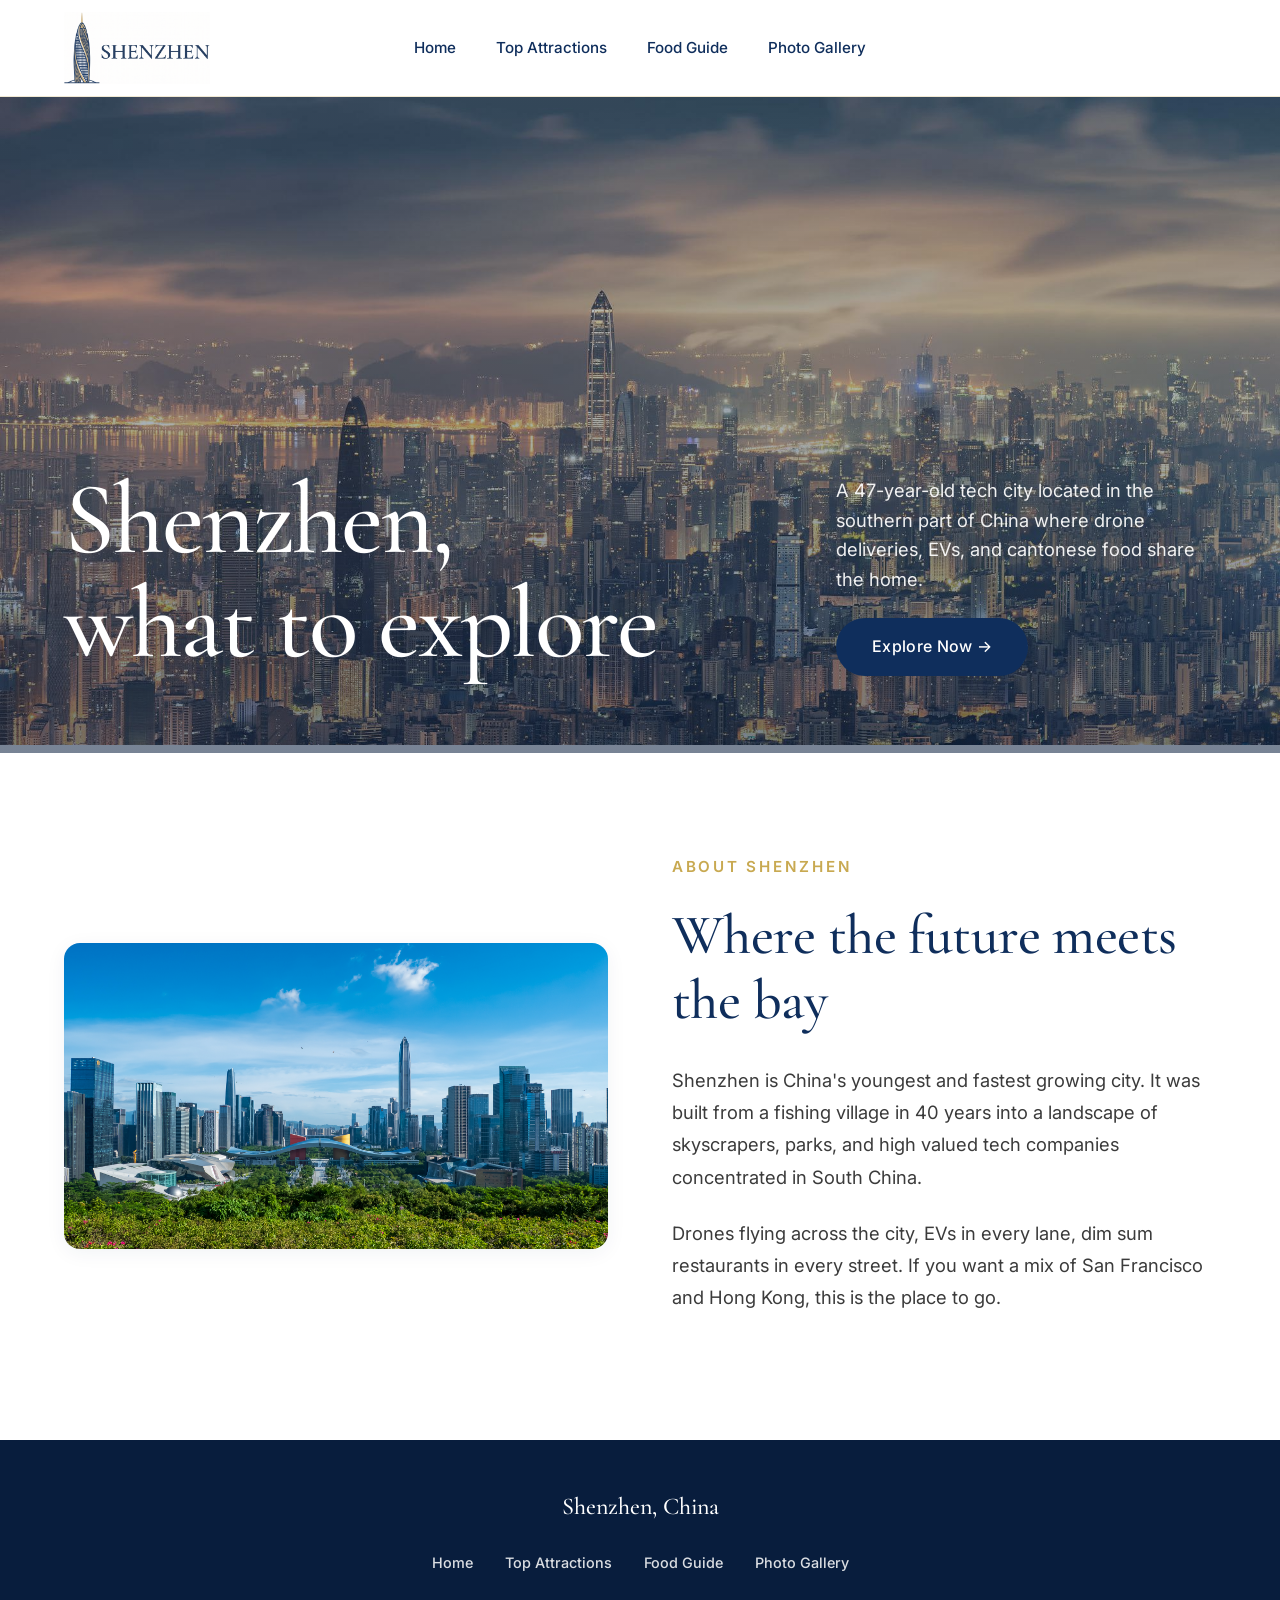
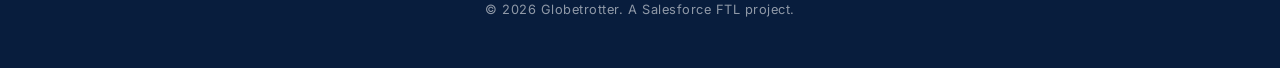
<file: index.html>
<!doctype html>
<html lang="en">
  <head>
    <meta charset="UTF-8" />
    <meta name="viewport" content="width=device-width, initial-scale=1.0" />
    <title>Shenzhen — What to Explore</title>
    <link rel="preconnect" href="https://fonts.googleapis.com" />
    <link rel="preconnect" href="https://fonts.gstatic.com" crossorigin />
    <link
      rel="stylesheet"
      href="https://fonts.googleapis.com/css2?family=Cormorant+Garamond:wght@500;600&family=Inter:wght@400;500;600&display=swap"
    />
    <link rel="stylesheet" href="styles.css" />
  </head>
  <body>
    <header class="site-header">
      <nav class="nav">
        <a href="index.html" class="nav-brand">
          <img src="media/navbar.png" alt="Shenzhen Travel Guide" />
        </a>

        <button
          type="button"
          class="nav-toggle"
          aria-label="Toggle menu"
          aria-controls="primary-menu"
          aria-expanded="false"
        >
          <span class="icon icon-hamburger">&#9776;</span>
        </button>

        <ul id="primary-menu" class="nav-menu">
          <li class="nav-item">
            <a href="index.html" class="nav-link">Home</a>
          </li>
          <li class="nav-item">
            <a href="attraction.html" class="nav-link">Top Attractions</a>
          </li>
          <li class="nav-item">
            <a href="guide.html" class="nav-link">Food Guide</a>
          </li>
          <li class="nav-item">
            <a href="photos.html" class="nav-link">Photo Gallery</a>
          </li>
        </ul>
      </nav>
    </header>

    <main>
      <section class="hero">
        <div class="hero-image">
          <video
            src="media/main-video.mp4"
            poster="media/main/main-webpage.jpeg"
            autoplay
            muted
            loop
            playsinline
            preload="metadata"
            aria-label="A looping aerial tour of the Shenzhen skyline at twilight with the Ping An Finance Center towering above a sea of glowing buildings"
          ></video>
        </div>

        <div class="hero-overlay">
          <div class="hero-text">
            <h1 class="hero-title">Shenzhen,<br />what to explore</h1>
          </div>

          <div class="hero-text-right">
            <p class="hero-descriptor">
              A 47-year-old tech city located in the southern part of China
              where drone deliveries, EVs, and cantonese food share the home.
            </p>
            <a href="attraction.html" class="btn btn-explore"
              >Explore Now &rarr;</a
            >
          </div>
        </div>
      </section>

      <section class="about">
        <div class="about-image">
          <img
            src="media/main/featured-main.png"
            alt="The Shenzhen civic center skyline framed by lush green parks under a clear blue sky"
            loading="lazy"
            decoding="async"
          />
        </div>

        <div class="about-text">
          <p class="eyebrow">About Shenzhen</p>
          <h2 class="about-title">Where the future meets the bay</h2>
          <p class="about-body">
            Shenzhen is China's youngest and fastest growing city. It was built
            from a fishing village in 40 years into a landscape of skyscrapers,
            parks, and high valued tech companies concentrated in South China.
          </p>
          <p class="about-body">
            Drones flying across the city, EVs in every lane, dim sum
            restaurants in every street. If you want a mix of San Francisco and
            Hong Kong, this is the place to go.
          </p>
        </div>
      </section>
    </main>

    <footer class="site-footer">
      <div class="footer-inner">
        <p class="footer-brand">Shenzhen, China</p>
        <ul class="footer-links">
          <li><a href="index.html">Home</a></li>
          <li><a href="attraction.html">Top Attractions</a></li>
          <li><a href="guide.html">Food Guide</a></li>
          <li><a href="photos.html">Photo Gallery</a></li>
        </ul>
        <p class="footer-copy">
          &copy; 2026 Globetrotter. A Salesforce FTL project.
        </p>
      </div>
    </footer>
  </body>
</html>
</file>
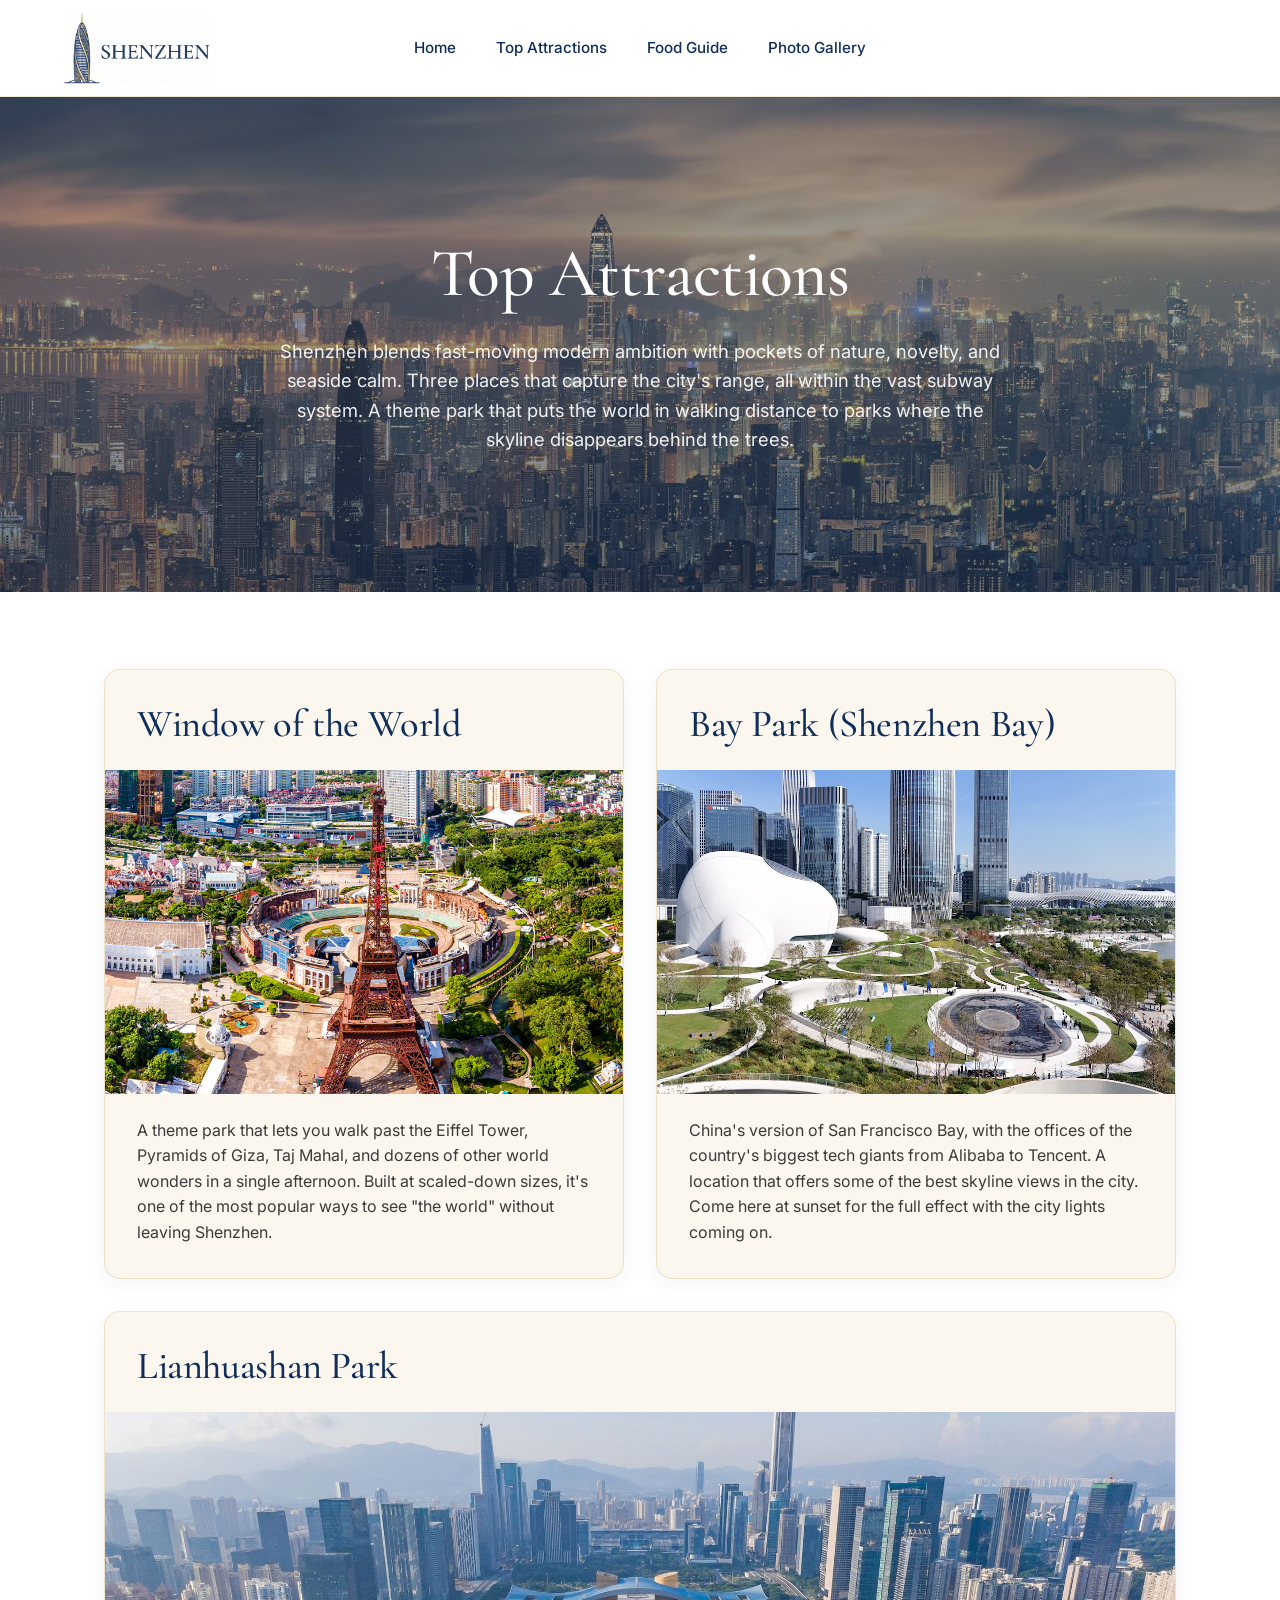
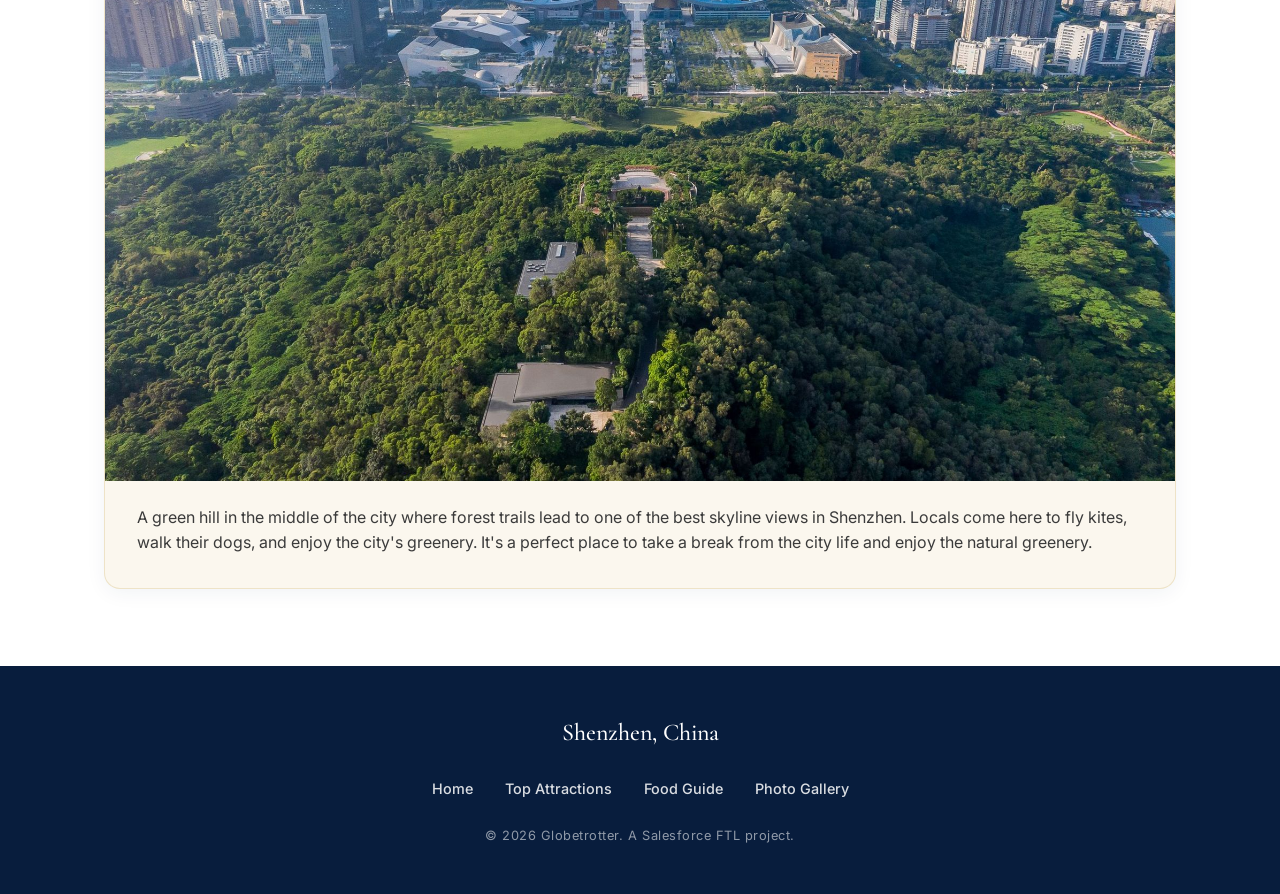
<file: attraction.html>
<!doctype html>
<html lang="en">
  <head>
    <meta charset="UTF-8" />
    <meta name="viewport" content="width=device-width, initial-scale=1.0" />
    <title>Top Attractions — Shenzhen</title>
    <link rel="preconnect" href="https://fonts.googleapis.com" />
    <link rel="preconnect" href="https://fonts.gstatic.com" crossorigin />
    <link
      rel="stylesheet"
      href="https://fonts.googleapis.com/css2?family=Cormorant+Garamond:wght@500;600&family=Inter:wght@400;500;600&display=swap"
    />
    <link rel="stylesheet" href="styles.css" />
  </head>
  <body>
    <header class="site-header">
      <nav class="nav">
        <a href="index.html" class="nav-brand">
          <img src="media/navbar.png" alt="Shenzhen Travel Guide" />
        </a>

        <button
          type="button"
          class="nav-toggle"
          aria-label="Toggle menu"
          aria-controls="primary-menu"
          aria-expanded="false"
        >
          <span class="icon icon-hamburger">&#9776;</span>
        </button>

        <ul id="primary-menu" class="nav-menu">
          <li class="nav-item">
            <a href="index.html" class="nav-link">Home</a>
          </li>
          <li class="nav-item">
            <a href="attraction.html" class="nav-link">Top Attractions</a>
          </li>
          <li class="nav-item">
            <a href="guide.html" class="nav-link">Food Guide</a>
          </li>
          <li class="nav-item">
            <a href="photos.html" class="nav-link">Photo Gallery</a>
          </li>
        </ul>
      </nav>
    </header>

    <main>
      <section class="page-hero">
        <div class="hero-image">
          <img
            src="media/main/main-webpage.jpeg"
            alt="error: image not found"
          />
        </div>

        <div class="page-hero-text">
          <h1 class="page-title">Top Attractions</h1>
          <p class="page-intro">
            Shenzhen blends fast-moving modern ambition with pockets of nature,
            novelty, and seaside calm. Three places that capture the city's
            range, all within the vast subway system. A theme park that puts the
            world in walking distance to parks where the skyline disappears
            behind the trees.
          </p>
        </div>
      </section>

      <section class="attractions">
        <article class="attraction-card">
          <h2 class="attraction-title">Window of the World</h2>
          <div class="attraction-image">
            <img
              src="media/attraction/window-world.jpg"
              alt="Miniature replicas of the Eiffel Tower and other global landmarks at Window of the World"
              loading="lazy"
              decoding="async"
            />
          </div>
          <p class="attraction-desc">
            A theme park that lets you walk past the Eiffel Tower, Pyramids of
            Giza, Taj Mahal, and dozens of other world wonders in a single
            afternoon. Built at scaled-down sizes, it's one of the most popular
            ways to see "the world" without leaving Shenzhen.
          </p>
        </article>

        <article class="attraction-card">
          <h2 class="attraction-title">Bay Park (Shenzhen Bay)</h2>
          <div class="attraction-image">
            <img
              src="media/attraction/bay-park.jpg"
              alt="The futuristic white pavilions of Shenzhen Bay Park with skyscrapers and a stadium in the background"
              loading="lazy"
              decoding="async"
            />
          </div>
          <p class="attraction-desc">
            China's version of San Francisco Bay, with the offices of the
            country's biggest tech giants from Alibaba to Tencent. A location
            that offers some of the best skyline views in the city. Come here at
            sunset for the full effect with the city lights coming on.
          </p>
        </article>

        <article class="attraction-card">
          <h2 class="attraction-title">Lianhuashan Park</h2>
          <div class="attraction-image">
            <img
              src="media/attraction/lianhuashan-park.jpg"
              alt="An aerial view of forested Lianhuashan Park with the Shenzhen skyline rising directly behind it"
              loading="lazy"
              decoding="async"
            />
          </div>
          <p class="attraction-desc">
            A green hill in the middle of the city where forest trails lead to
            one of the best skyline views in Shenzhen. Locals come here to fly
            kites, walk their dogs, and enjoy the city's greenery. It's a
            perfect place to take a break from the city life and enjoy the
            natural greenery.
          </p>
        </article>
      </section>
    </main>

    <footer class="site-footer">
      <div class="footer-inner">
        <p class="footer-brand">Shenzhen, China</p>
        <ul class="footer-links">
          <li><a href="index.html">Home</a></li>
          <li><a href="attraction.html">Top Attractions</a></li>
          <li><a href="guide.html">Food Guide</a></li>
          <li><a href="photos.html">Photo Gallery</a></li>
        </ul>
        <p class="footer-copy">
          &copy; 2026 Globetrotter. A Salesforce FTL project.
        </p>
      </div>
    </footer>
  </body>
</html>
</file>
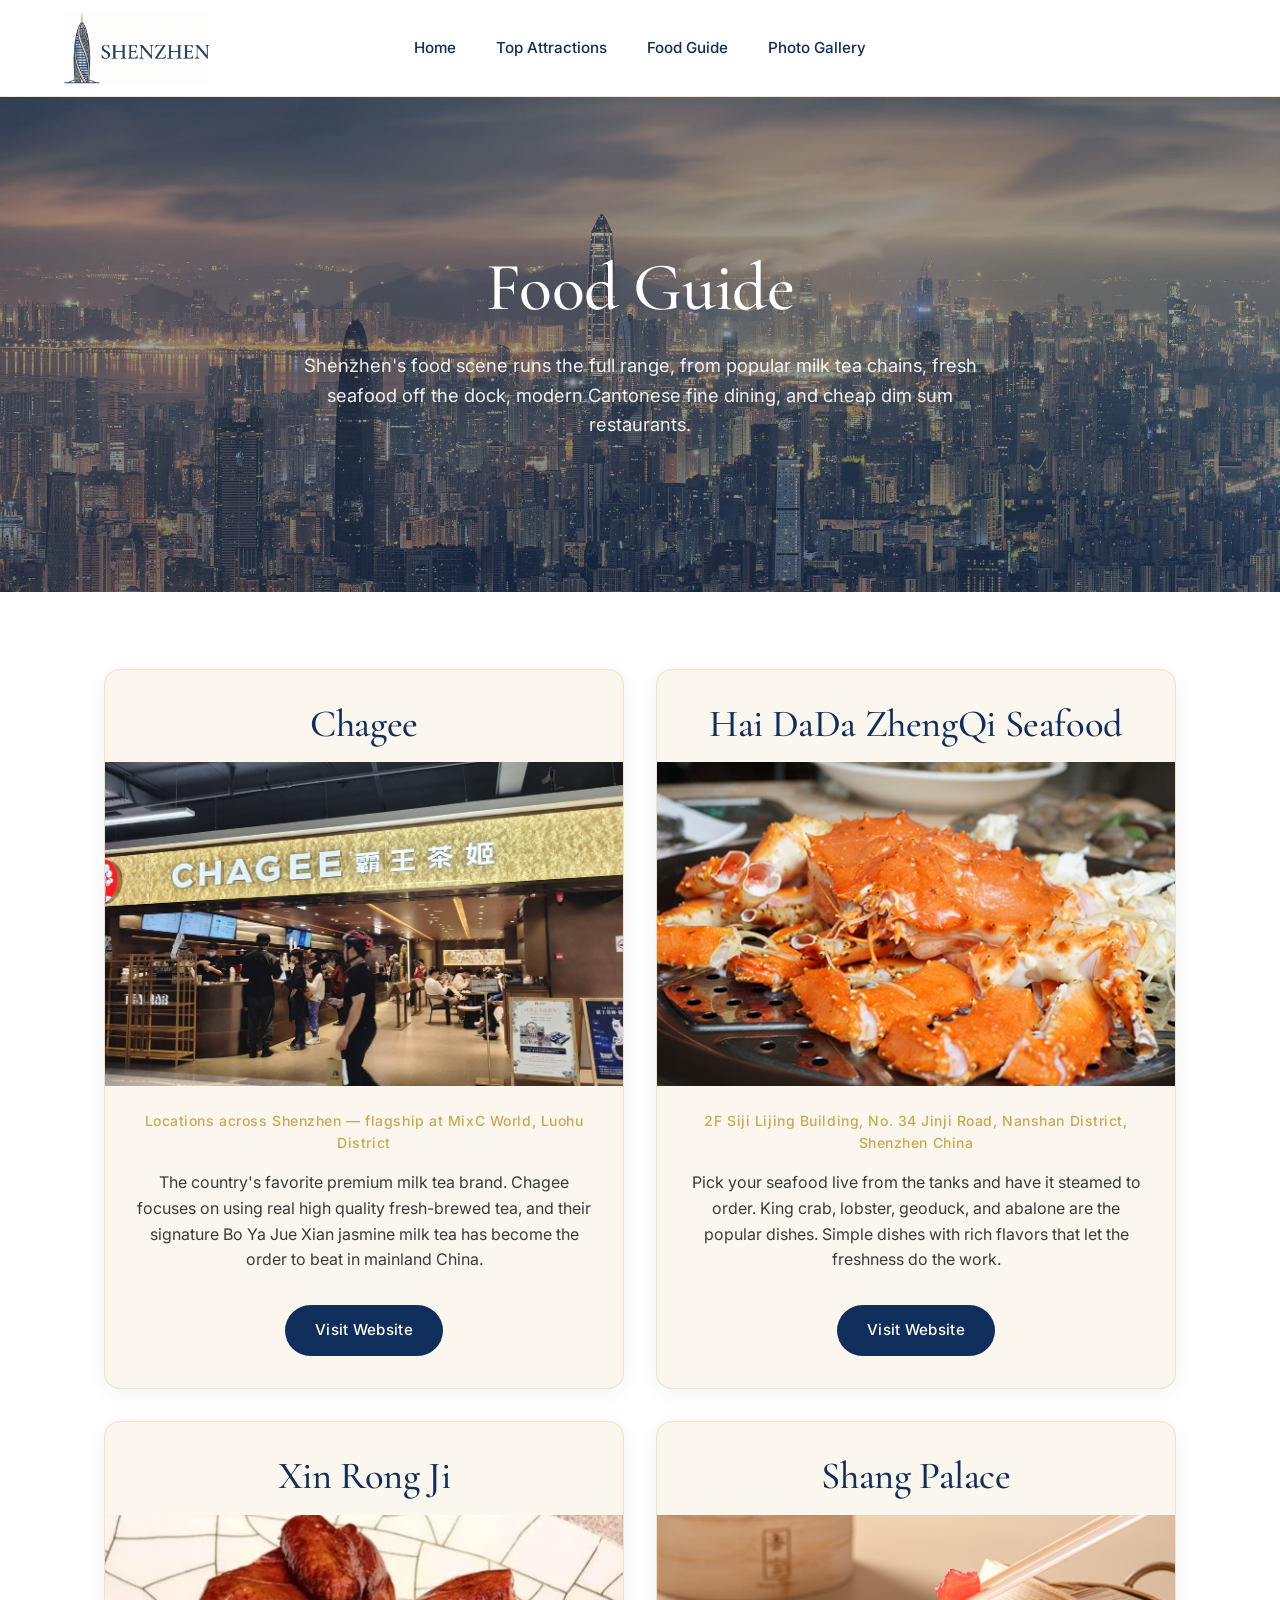
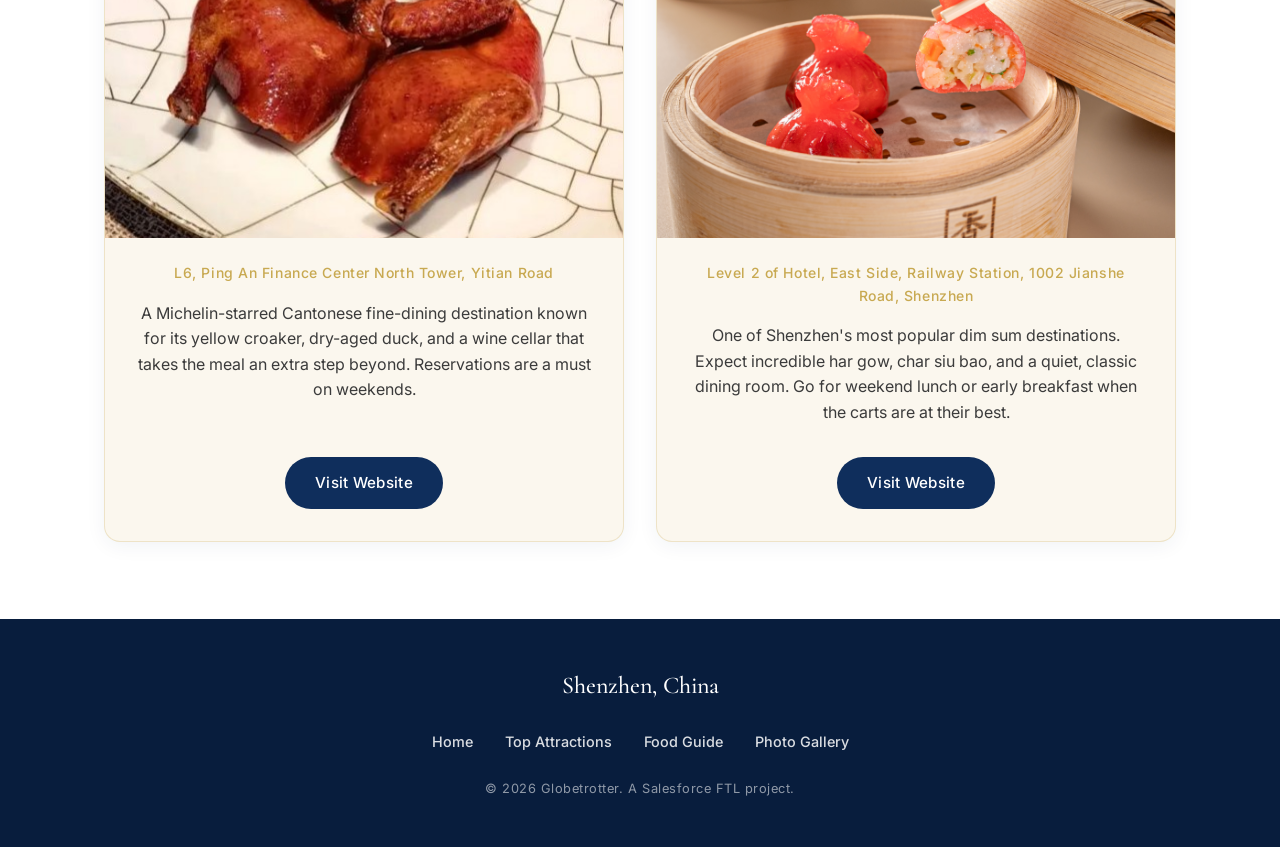
<file: guide.html>
<!doctype html>
<html lang="en">
  <head>
    <meta charset="UTF-8" />
    <meta name="viewport" content="width=device-width, initial-scale=1.0" />
    <title>Food Guide — Shenzhen</title>
    <link rel="preconnect" href="https://fonts.googleapis.com" />
    <link rel="preconnect" href="https://fonts.gstatic.com" crossorigin />
    <link
      rel="stylesheet"
      href="https://fonts.googleapis.com/css2?family=Cormorant+Garamond:wght@500;600&family=Inter:wght@400;500;600&display=swap"
    />
    <link rel="stylesheet" href="styles.css" />
  </head>
  <body>
    <header class="site-header">
      <nav class="nav">
        <a href="index.html" class="nav-brand">
          <img src="media/navbar.png" alt="Shenzhen Travel Guide" />
        </a>

        <button
          type="button"
          class="nav-toggle"
          aria-label="Toggle menu"
          aria-controls="primary-menu"
          aria-expanded="false"
        >
          <span class="icon icon-hamburger">&#9776;</span>
        </button>

        <ul id="primary-menu" class="nav-menu">
          <li class="nav-item">
            <a href="index.html" class="nav-link">Home</a>
          </li>
          <li class="nav-item">
            <a href="attraction.html" class="nav-link">Top Attractions</a>
          </li>
          <li class="nav-item">
            <a href="guide.html" class="nav-link">Food Guide</a>
          </li>
          <li class="nav-item">
            <a href="photos.html" class="nav-link">Photo Gallery</a>
          </li>
        </ul>
      </nav>
    </header>

    <main>
      <section class="page-hero">
        <div class="hero-image">
          <img
            src="media/main/main-webpage.jpeg"
            alt="error: image not found"
          />
        </div>

        <div class="page-hero-text">
          <h1 class="page-title">Food Guide</h1>
          <p class="page-intro">
            Shenzhen's food scene runs the full range, from popular milk tea
            chains, fresh seafood off the dock, modern Cantonese fine dining,
            and cheap dim sum restaurants.
          </p>
        </div>
      </section>

      <section class="restaurants">
        <article class="restaurant-card">
          <h2 class="restaurant-name">Chagee</h2>
          <div class="restaurant-image">
            <img
              src="media/guide/chagee.jpg"
              alt="The gold-and-black Chagee storefront with customers ordering at the counter"
              loading="lazy"
              decoding="async"
            />
          </div>
          <p class="restaurant-address">
            Locations across Shenzhen — flagship at MixC World, Luohu District
          </p>
          <p class="restaurant-desc">
            The country's favorite premium milk tea brand. Chagee focuses on
            using real high quality fresh-brewed tea, and their signature Bo Ya
            Jue Xian jasmine milk tea has become the order to beat in mainland
            China.
          </p>
          <a
            href="https://www.chagee.com/"
            class="btn"
            target="_blank"
            rel="noopener"
            >Visit Website</a
          >
        </article>

        <article class="restaurant-card">
          <h2 class="restaurant-name">Hai DaDa ZhengQi Seafood</h2>
          <div class="restaurant-image">
            <img
              src="media/guide/seafood.jpg"
              alt="A whole steamed king crab plated with garlic vermicelli"
              loading="lazy"
              decoding="async"
            />
          </div>
          <p class="restaurant-address">
            2F Siji Lijing Building, No. 34 Jinji Road, Nanshan District,
            Shenzhen China
          </p>
          <p class="restaurant-desc">
            Pick your seafood live from the tanks and have it steamed to order.
            King crab, lobster, geoduck, and abalone are the popular dishes.
            Simple dishes with rich flavors that let the freshness do the work.
          </p>
          <a
            href="https://us.trip.com/restaurant/china/shenzhen/detail/hai-dada-zhengqi-seafood-theme-restaurant-24484359/"
            class="btn"
            target="_blank"
            rel="noopener"
            >Visit Website</a
          >
        </article>

        <article class="restaurant-card">
          <h2 class="restaurant-name">Xin Rong Ji</h2>
          <div class="restaurant-image">
            <img
              src="media/guide/fine-dinning.jpg"
              alt="A plated fine-dining portion of glossy soy-glazed yellow chicken"
              loading="lazy"
              decoding="async"
            />
          </div>
          <p class="restaurant-address">
            L6, Ping An Finance Center North Tower, Yitian Road
          </p>
          <p class="restaurant-desc">
            A Michelin-starred Cantonese fine-dining destination known for its
            yellow croaker, dry-aged duck, and a wine cellar that takes the meal
            an extra step beyond. Reservations are a must on weekends.
          </p>
          <a
            href="https://www.trip.com/restaurant/china/shenzhen/detail/xin-rong-ji-67820771/"
            class="btn"
            target="_blank"
            rel="noopener"
            >Visit Website</a
          >
        </article>

        <article class="restaurant-card">
          <h2 class="restaurant-name">Shang Palace</h2>
          <div class="restaurant-image">
            <img
              src="media/guide/dimsum.jpg"
              alt="Pink dim sum dumplings in a bamboo steamer"
              loading="lazy"
              decoding="async"
            />
          </div>
          <p class="restaurant-address">
            Level 2 of Hotel, East Side, Railway Station, 1002 Jianshe Road,
            Shenzhen
          </p>
          <p class="restaurant-desc">
            One of Shenzhen's most popular dim sum destinations. Expect
            incredible har gow, char siu bao, and a quiet, classic dining room.
            Go for weekend lunch or early breakfast when the carts are at their
            best.
          </p>
          <a
            href="https://www.shangri-la.com/shenzhen/shangrila/dining/restaurants/shang-palace/"
            class="btn"
            target="_blank"
            rel="noopener"
            >Visit Website</a
          >
        </article>
      </section>
    </main>

    <footer class="site-footer">
      <div class="footer-inner">
        <p class="footer-brand">Shenzhen, China</p>
        <ul class="footer-links">
          <li><a href="index.html">Home</a></li>
          <li><a href="attraction.html">Top Attractions</a></li>
          <li><a href="guide.html">Food Guide</a></li>
          <li><a href="photos.html">Photo Gallery</a></li>
        </ul>
        <p class="footer-copy">
          &copy; 2026 Globetrotter. A Salesforce FTL project.
        </p>
      </div>
    </footer>
  </body>
</html>
</file>
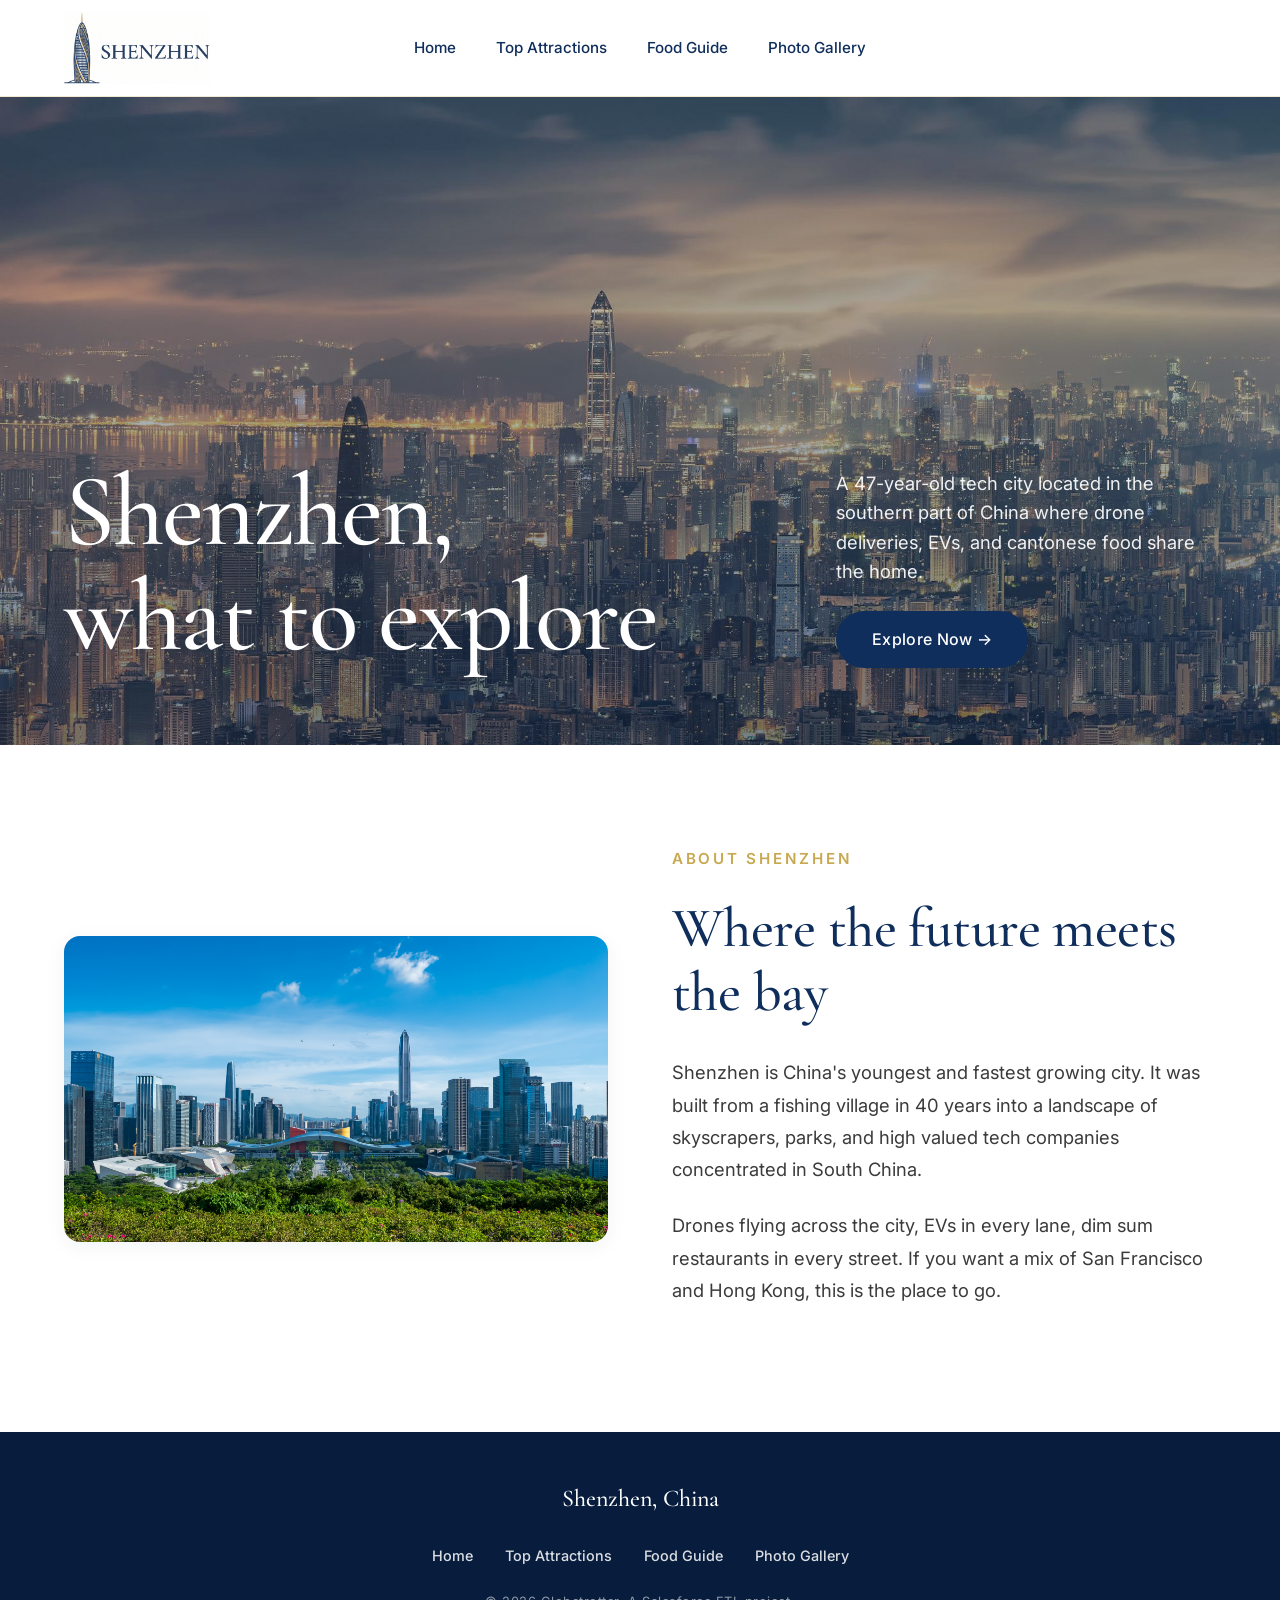
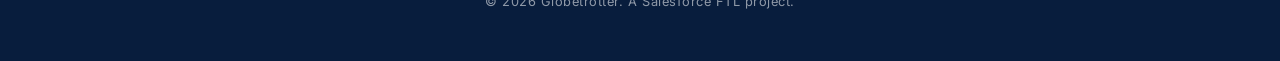
<file: main.html>
<!doctype html>
<html lang="en">
  <head>
    <meta charset="UTF-8" />
    <meta name="viewport" content="width=device-width, initial-scale=1.0" />
    <title>Shenzhen — What to Explore</title>
    <link rel="preconnect" href="https://fonts.googleapis.com" />
    <link rel="preconnect" href="https://fonts.gstatic.com" crossorigin />
    <link
      rel="stylesheet"
      href="https://fonts.googleapis.com/css2?family=Cormorant+Garamond:wght@500;600&family=Inter:wght@400;500;600&display=swap"
    />
    <link rel="stylesheet" href="styles.css" />
  </head>
  <body>
    <header class="site-header">
      <nav class="nav">
        <a href="main.html" class="nav-brand">
          <img src="media/navbar.png" alt="Shenzhen Travel Guide" />
        </a>

        <button
          type="button"
          class="nav-toggle"
          aria-label="Toggle menu"
          aria-controls="primary-menu"
          aria-expanded="false"
        >
          <span class="icon icon-hamburger">&#9776;</span>
        </button>

        <ul id="primary-menu" class="nav-menu">
          <li class="nav-item">
            <a href="main.html" class="nav-link">Home</a>
          </li>
          <li class="nav-item">
            <a href="attraction.html" class="nav-link">Top Attractions</a>
          </li>
          <li class="nav-item">
            <a href="guide.html" class="nav-link">Food Guide</a>
          </li>
          <li class="nav-item">
            <a href="photos.html" class="nav-link">Photo Gallery</a>
          </li>
        </ul>
      </nav>
    </header>

    <main>
      <section class="hero">
        <div class="hero-image">
          <img
            src="media/main/main-webpage.jpeg"
            alt="The Shenzhen skyline at twilight with the Ping An Finance Center towering above a sea of glowing buildings"
          />
        </div>

        <div class="hero-overlay">
          <div class="hero-text">
            <h1 class="hero-title">Shenzhen,<br />what to explore</h1>
          </div>

          <div class="hero-text-right">
            <p class="hero-descriptor">
              A 47-year-old tech city located in the southern part of China
              where drone deliveries, EVs, and cantonese food share the home.
            </p>
            <a href="attraction.html" class="btn btn-explore"
              >Explore Now &rarr;</a
            >
          </div>
        </div>
      </section>

      <section class="about">
        <div class="about-image">
          <img
            src="media/main/featured-main.png"
            alt="The Shenzhen civic center skyline framed by lush green parks under a clear blue sky"
            loading="lazy"
            decoding="async"
          />
        </div>

        <div class="about-text">
          <p class="eyebrow">About Shenzhen</p>
          <h2 class="about-title">Where the future meets the bay</h2>
          <p class="about-body">
            Shenzhen is China's youngest and fastest growing city. It was built
            from a fishing village in 40 years into a landscape of skyscrapers,
            parks, and high valued tech companies concentrated in South China.
          </p>
          <p class="about-body">
            Drones flying across the city, EVs in every lane, dim sum
            restaurants in every street. If you want a mix of San Francisco and
            Hong Kong, this is the place to go.
          </p>
        </div>
      </section>
    </main>

    <footer class="site-footer">
      <div class="footer-inner">
        <p class="footer-brand">Shenzhen, China</p>
        <ul class="footer-links">
          <li><a href="main.html">Home</a></li>
          <li><a href="attraction.html">Top Attractions</a></li>
          <li><a href="guide.html">Food Guide</a></li>
          <li><a href="photos.html">Photo Gallery</a></li>
        </ul>
        <p class="footer-copy">
          &copy; 2026 Globetrotter. A Salesforce FTL project.
        </p>
      </div>
    </footer>
  </body>
</html>
</file>
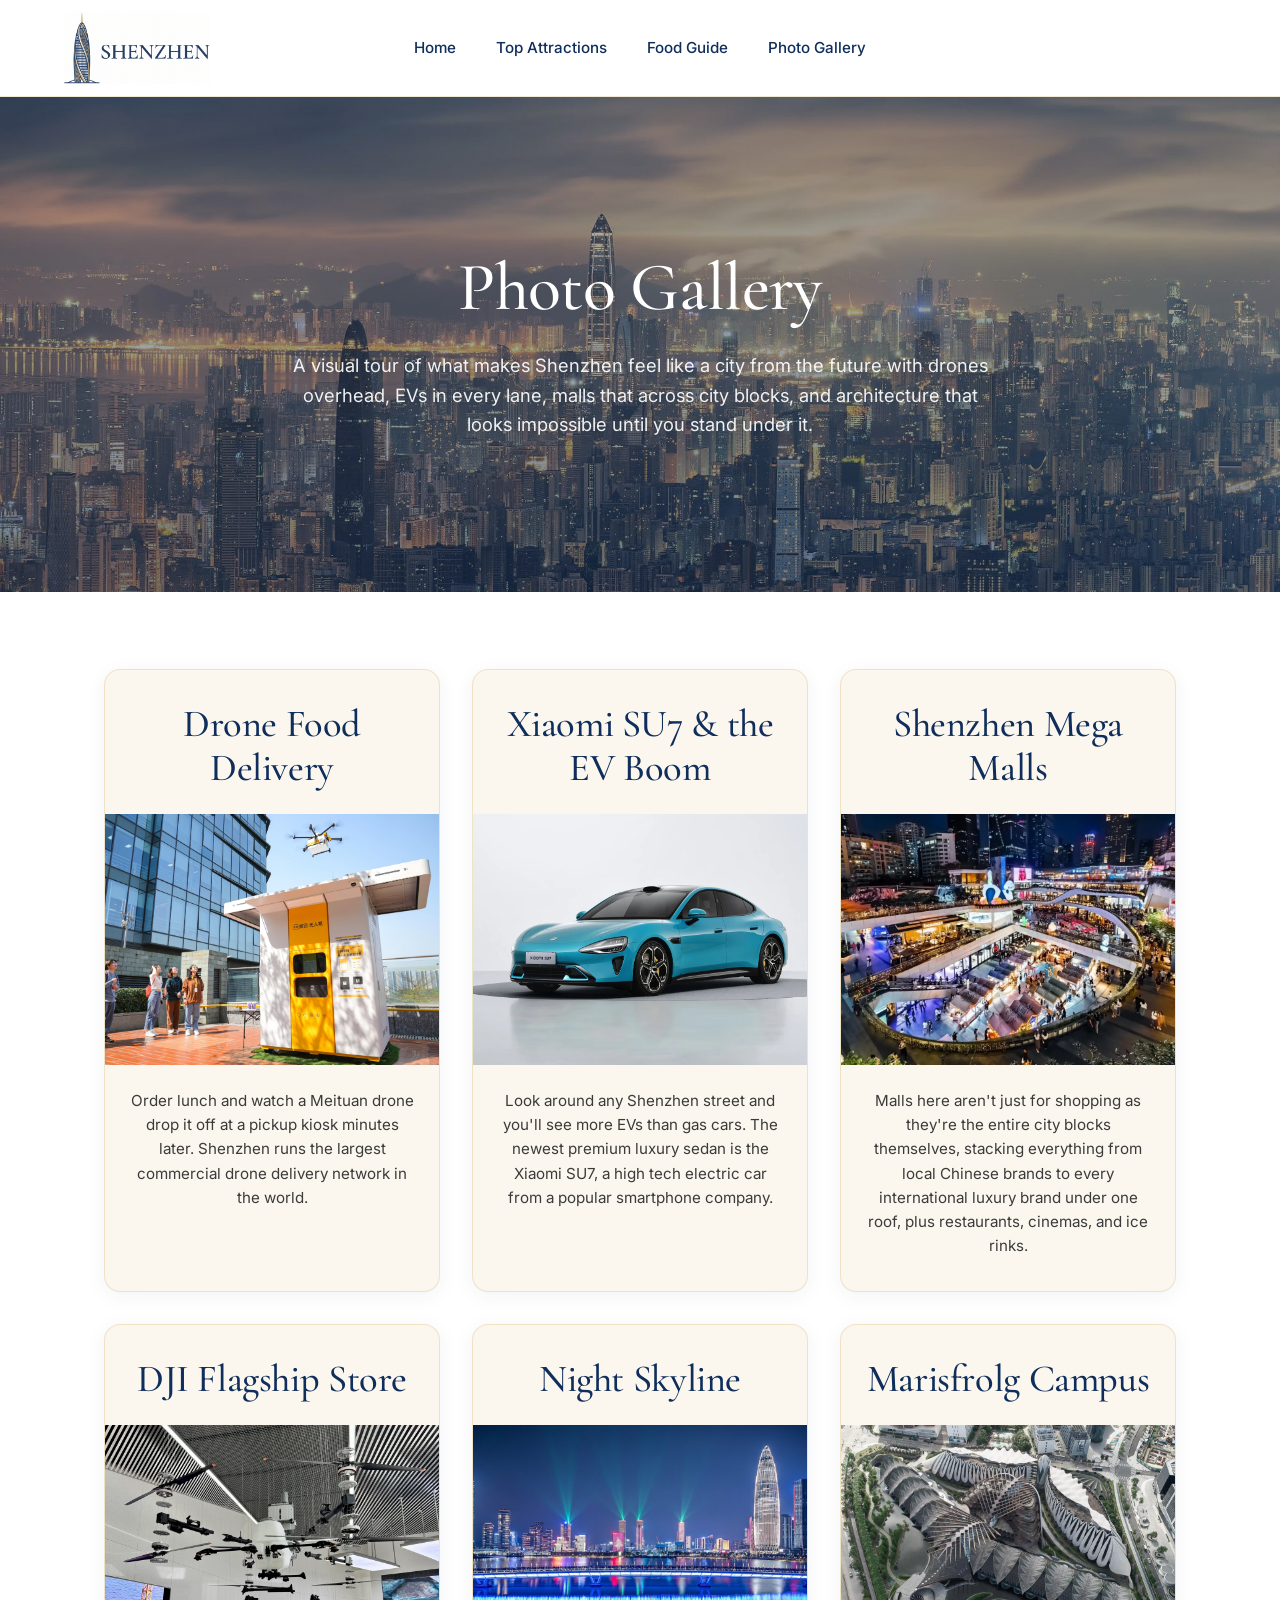
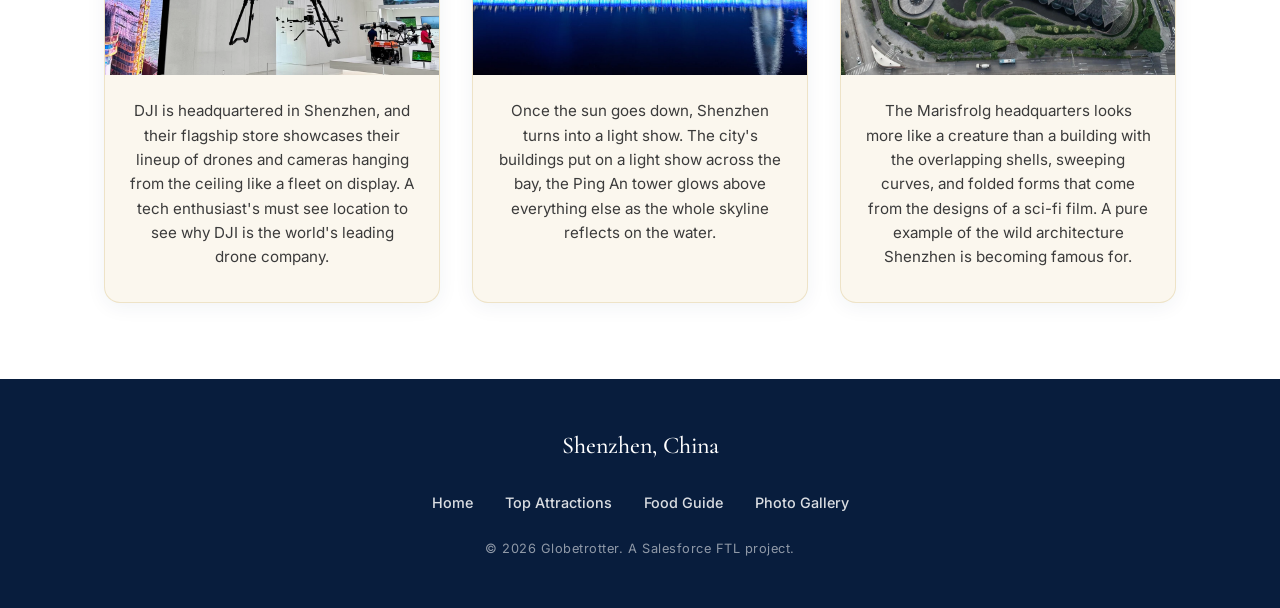
<file: photos.html>
<!doctype html>
<html lang="en">
  <head>
    <meta charset="UTF-8" />
    <meta name="viewport" content="width=device-width, initial-scale=1.0" />
    <title>Photo Gallery — Shenzhen</title>
    <link rel="preconnect" href="https://fonts.googleapis.com" />
    <link rel="preconnect" href="https://fonts.gstatic.com" crossorigin />
    <link
      rel="stylesheet"
      href="https://fonts.googleapis.com/css2?family=Cormorant+Garamond:wght@500;600&family=Inter:wght@400;500;600&display=swap"
    />
    <link rel="stylesheet" href="styles.css" />
  </head>
  <body>
    <header class="site-header">
      <nav class="nav">
        <a href="index.html" class="nav-brand">
          <img src="media/navbar.png" alt="Shenzhen Travel Guide" />
        </a>

        <button
          type="button"
          class="nav-toggle"
          aria-label="Toggle menu"
          aria-controls="primary-menu"
          aria-expanded="false"
        >
          <span class="icon icon-hamburger">&#9776;</span>
        </button>

        <ul id="primary-menu" class="nav-menu">
          <li class="nav-item">
            <a href="index.html" class="nav-link">Home</a>
          </li>
          <li class="nav-item">
            <a href="attraction.html" class="nav-link">Top Attractions</a>
          </li>
          <li class="nav-item">
            <a href="guide.html" class="nav-link">Food Guide</a>
          </li>
          <li class="nav-item">
            <a href="photos.html" class="nav-link">Photo Gallery</a>
          </li>
        </ul>
      </nav>
    </header>

    <main>
      <section class="page-hero">
        <div class="hero-image">
          <img
            src="media/main/main-webpage.jpeg"
            alt="error: image not found"
          />
        </div>

        <div class="page-hero-text">
          <h1 class="page-title">Photo Gallery</h1>
          <p class="page-intro">
            A visual tour of what makes Shenzhen feel like a city from the
            future with drones overhead, EVs in every lane, malls that across
            city blocks, and architecture that looks impossible until you stand
            under it.
          </p>
        </div>
      </section>

      <section class="gallery">
        <article class="gallery-card">
          <h2 class="gallery-title">Drone Food Delivery</h2>
          <div class="gallery-image">
            <img
              src="media/photos/drone-delivery.jpg"
              alt="A Meituan delivery drone descending onto a pickup kiosk while customers wait nearby"
              loading="lazy"
              decoding="async"
            />
          </div>
          <p class="gallery-desc">
            Order lunch and watch a Meituan drone drop it off at a pickup kiosk
            minutes later. Shenzhen runs the largest commercial drone delivery
            network in the world.
          </p>
        </article>

        <article class="gallery-card">
          <h2 class="gallery-title">Xiaomi SU7 &amp; the EV Boom</h2>
          <div class="gallery-image">
            <img
              src="media/photos/xiaomi.webp"
              alt="A teal Xiaomi SU7 electric sedan posed in a clean studio shot"
              loading="lazy"
              decoding="async"
            />
          </div>
          <p class="gallery-desc">
            Look around any Shenzhen street and you'll see more EVs than gas
            cars. The newest premium luxury sedan is the Xiaomi SU7, a high tech
            electric car from a popular smartphone company.
          </p>
        </article>

        <article class="gallery-card">
          <h2 class="gallery-title">Shenzhen Mega Malls</h2>
          <div class="gallery-image">
            <img
              src="media/photos/mall.webp"
              alt="A multi-level Shenzhen shopping mall at night with bright signage and crowds on every floor"
              loading="lazy"
              decoding="async"
            />
          </div>
          <p class="gallery-desc">
            Malls here aren't just for shopping as they're the entire city
            blocks themselves, stacking everything from local Chinese brands to
            every international luxury brand under one roof, plus restaurants,
            cinemas, and ice rinks.
          </p>
        </article>

        <article class="gallery-card">
          <h2 class="gallery-title">DJI Flagship Store</h2>
          <div class="gallery-image">
            <img
              src="media/photos/dji.webp"
              alt="An array of DJI drones suspended from the ceiling inside the company's flagship retail store"
              loading="lazy"
              decoding="async"
            />
          </div>
          <p class="gallery-desc">
            DJI is headquartered in Shenzhen, and their flagship store showcases
            their lineup of drones and cameras hanging from the ceiling like a
            fleet on display. A tech enthusiast's must see location to see why
            DJI is the world's leading drone company.
          </p>
        </article>

        <article class="gallery-card">
          <h2 class="gallery-title">Night Skyline</h2>
          <div class="gallery-image">
            <img
              src="media/photos/night-city.jpg"
              alt="The Shenzhen Bay skyline at night with the Ping An Finance Center towering over the waterfront"
              loading="lazy"
              decoding="async"
            />
          </div>
          <p class="gallery-desc">
            Once the sun goes down, Shenzhen turns into a light show. The city's
            buildings put on a light show across the bay, the Ping An tower
            glows above everything else as the whole skyline reflects on the
            water.
          </p>
        </article>

        <article class="gallery-card">
          <h2 class="gallery-title">Marisfrolg Campus</h2>
          <div class="gallery-image">
            <img
              src="media/photos/marisfrolg-campus.jpg"
              alt="An aerial view of the Marisfrolg headquarters with its dramatic feathered shell-like architecture"
              loading="lazy"
              decoding="async"
            />
          </div>
          <p class="gallery-desc">
            The Marisfrolg headquarters looks more like a creature than a
            building with the overlapping shells, sweeping curves, and folded
            forms that come from the designs of a sci-fi film. A pure example of
            the wild architecture Shenzhen is becoming famous for.
          </p>
        </article>
      </section>
    </main>

    <footer class="site-footer">
      <div class="footer-inner">
        <p class="footer-brand">Shenzhen, China</p>
        <ul class="footer-links">
          <li><a href="index.html">Home</a></li>
          <li><a href="attraction.html">Top Attractions</a></li>
          <li><a href="guide.html">Food Guide</a></li>
          <li><a href="photos.html">Photo Gallery</a></li>
        </ul>
        <p class="footer-copy">
          &copy; 2026 Globetrotter. A Salesforce FTL project.
        </p>
      </div>
    </footer>
  </body>
</html>
</file>
<file: styles.css>
*,
*::before,
*::after {
  box-sizing: border-box;
}

html,
body,
h1,
h2,
h3,
h4,
p,
ul,
li,
figure,
blockquote {
  margin: 0;
  padding: 0;
}

ul {
  list-style: none;
}

img {
  display: block;
  max-width: 100%;
  height: auto;
}

a {
  color: inherit;
  text-decoration: none;
}

button {
  font: inherit;
  color: inherit;
  background: none;
  border: 0;
  cursor: pointer;
}

:root {
  --color-bg: #ffffff;
  --color-surface: #fbf7ee;
  --color-ink: #0a0a0a;
  --color-ink-soft: #3b3b3b;
  --color-primary: #0f2e5c;
  --color-primary-deep: #081d3d;
  --color-accent: #c8a951;
  --color-accent-soft: rgba(200, 169, 81, 0.25);
  --color-vibrant: #1fa37a;

  --font-serif: "Cormorant Garamond", Georgia, serif;
  --font-sans: "Inter", system-ui, -apple-system, "Helvetica Neue", sans-serif;

  --space-1: 0.5rem;
  --space-2: 1rem;
  --space-3: 1.5rem;
  --space-4: 2rem;
  --space-5: 2.5rem;
  --space-6: 3rem;

  --radius-card: 16px;
  --radius-pill: 999px;

  --shadow-card: 0 4px 20px rgba(15, 46, 92, 0.06);
  --shadow-card-hover: 0 8px 30px rgba(15, 46, 92, 0.12);

  --section-x: clamp(1.25rem, 5vw, 4rem);
  --section-y: clamp(3rem, 6vw, 5rem);
}

/* ------------------------------------------------------------- Base Styling ------------------------------------------------------------- */

body {
  background: var(--color-bg);
  color: var(--color-ink);
  font-family: var(--font-sans);
  font-size: 1rem;
  line-height: 1.6;
  -webkit-font-smoothing: antialiased;
}

h1,
h2,
h3,
h4 {
  font-family: var(--font-serif);
  color: var(--color-primary);
  font-weight: 500;
  line-height: 1.15;
  letter-spacing: -0.01em;
}

h1 {
  font-size: clamp(2.25rem, 5vw, 4rem);
}
h2 {
  font-size: clamp(1.6rem, 3vw, 2.4rem);
}
h3 {
  font-size: clamp(1.2rem, 2vw, 1.6rem);
}

p {
  color: var(--color-ink-soft);
}

.eyebrow {
  font-size: 0.75rem;
  font-weight: 600;
  letter-spacing: 0.18em;
  text-transform: uppercase;
  color: var(--color-accent);
  margin-bottom: var(--space-2);
}

/* ------------------------------------------------------------- Buttons ------------------------------------------------------------- */

.btn {
  display: inline-flex;
  align-items: center;
  gap: 0.5rem;
  padding: 0.85rem 1.85rem;
  border-radius: var(--radius-pill);
  background: var(--color-primary);
  color: #ffffff;
  font-family: var(--font-sans);
  font-size: 0.95rem;
  font-weight: 500;
  letter-spacing: 0.02em;
  transition:
    background-color 200ms ease,
    transform 200ms ease,
    box-shadow 200ms ease;
  white-space: nowrap;
}

.btn:hover,
.btn:focus-visible {
  background: var(--color-vibrant);
  transform: translateY(-1px);
  box-shadow: 0 6px 18px rgba(31, 163, 122, 0.25);
}

.btn-explore {
  padding: 1rem 2.25rem;
  font-size: 1rem;
}

/* ------------------------------------------------------------- Header & Navigation ------------------------------------------------------------- */

.site-header {
  position: sticky;
  top: 0;
  z-index: 50;
  background: var(--color-bg);
  border-bottom: 1px solid var(--color-accent-soft);
}

.nav {
  display: grid;
  grid-template-columns: 1fr auto 1fr;
  align-items: center;
  gap: var(--space-3);
  max-width: 1280px;
  margin-inline: auto;
  padding: var(--space-3) var(--section-x);
}

.nav-brand {
  display: inline-flex;
  align-items: center;
  line-height: 0;
  justify-self: start;
  margin-left: min(0px, calc((1280px - 100vw) / 2));
}

.nav-brand img {
  height: clamp(56px, 7vw, 72px);
  width: auto;
  margin-block: -0.75rem;
}

.nav-menu {
  display: flex;
  align-items: center;
  gap: var(--space-5);
  grid-column: 2;
}

.nav-link {
  position: relative;
  font-size: 0.95rem;
  font-weight: 500;
  color: var(--color-primary);
  padding: 0.25rem 0;
}

.nav-link::after {
  content: "";
  position: absolute;
  left: 0;
  right: 0;
  bottom: -4px;
  height: 1px;
  background: var(--color-accent);
  transform: scaleX(0);
  transform-origin: left;
  transition: transform 200ms ease;
}

.nav-link:hover::after,
.nav-link:focus-visible::after {
  transform: scaleX(1);
}

.nav-toggle {
  display: none;
  align-items: center;
  justify-content: center;
  width: 40px;
  height: 40px;
  border-radius: 999px;
  color: var(--color-primary);
  transition: background-color 200ms ease;
}

.nav-toggle:hover {
  background: var(--color-surface);
}

.icon {
  font-size: 1.1rem;
  line-height: 1;
}

/* ------------------------------------------------------------- Hero (home page) ------------------------------------------------------------- */

.hero {
  position: relative;
  overflow: hidden;
}

.hero-image {
  position: relative;
}

.hero-image::after {
  content: "";
  position: absolute;
  inset: 0;
  background: linear-gradient(
    180deg,
    rgba(8, 29, 61, 0.15) 0%,
    rgba(8, 29, 61, 0.55) 100%
  );
  pointer-events: none;
}

.hero-image img,
.hero-image video {
  width: 100%;
  height: clamp(440px, 72vh, 760px);
  object-fit: cover;
}

.hero-overlay {
  position: absolute;
  inset: 0;
  display: flex;
  align-items: flex-end;
  justify-content: space-between;
  gap: var(--space-6);
  padding: var(--section-y) var(--section-x);
  color: #ffffff;
}

.hero-text {
  flex: 1 1 50%;
  max-width: 620px;
}

.hero-title,
.page-title {
  color: #ffffff;
}

.hero-title {
  font-size: clamp(3.25rem, 8vw, 6.5rem);
  line-height: 1.02;
  letter-spacing: -0.02em;
}

.hero-text-right {
  flex: 0 1 380px;
  display: flex;
  flex-direction: column;
  align-items: flex-start;
  text-align: left;
  gap: var(--space-3);
}

.hero-descriptor,
.page-intro {
  color: rgba(255, 255, 255, 0.92);
  font-size: 1.15rem;
  line-height: 1.6;
}

/* ------------------------------------------------------------- Page Hero (sub-pages) ------------------------------------------------------------- */

.page-hero {
  position: relative;
  overflow: hidden;
}

.page-hero .hero-image::after {
  background: linear-gradient(
    180deg,
    rgba(8, 29, 61, 0.25) 0%,
    rgba(8, 29, 61, 0.55) 100%
  );
}

.page-hero .hero-image img {
  width: 100%;
  height: clamp(340px, 55vh, 560px);
  object-fit: cover;
}

.page-hero-text {
  position: absolute;
  inset: 0;
  display: flex;
  flex-direction: column;
  align-items: center;
  justify-content: center;
  gap: var(--space-3);
  padding: var(--section-y) var(--section-x);
  text-align: center;
  color: #ffffff;
}

.page-title {
  font-size: clamp(2.75rem, 5.5vw, 4.25rem);
}

.page-intro {
  max-width: 720px;
}

/* ------------------------------------------------------------- About Section (home page) ------------------------------------------------------------- */

.about {
  display: flex;
  align-items: center;
  gap: clamp(2.5rem, 5vw, 5.5rem);
  max-width: 1440px;
  margin-inline: auto;
  padding: clamp(4.5rem, 8vw, 7.5rem) var(--section-x);
}

.about-image {
  flex: 1 1 50%;
  border-radius: var(--radius-card);
  overflow: hidden;
  box-shadow: var(--shadow-card);
}

.about-image img {
  width: 100%;
  height: 100%;
  max-height: 620px;
  object-fit: cover;
}

.about-text {
  flex: 1 1 50%;
}

.about-text .eyebrow {
  font-size: 0.95rem;
  margin-bottom: var(--space-3);
}

.about-title {
  font-size: clamp(2.25rem, 4.5vw, 3.5rem);
  margin-bottom: var(--space-4);
}

.about-body {
  margin-bottom: var(--space-3);
  font-size: 1.15rem;
  line-height: 1.75;
}

/* ------------------------------------------------------------- Card Grids ------------------------------------------------------------- */

.attractions,
.restaurants,
.gallery {
  display: flex;
  flex-wrap: wrap;
  gap: var(--space-4);
  max-width: 1200px;
  margin-inline: auto;
  padding: var(--section-y) var(--section-x);
}

.attraction-card,
.restaurant-card,
.gallery-card {
  display: flex;
  flex-direction: column;
  background: var(--color-surface);
  border: 1px solid var(--color-accent-soft);
  border-radius: var(--radius-card);
  overflow: hidden;
  box-shadow: var(--shadow-card);
  transition:
    transform 250ms ease,
    box-shadow 250ms ease;
}

.attraction-card:hover,
.restaurant-card:hover,
.gallery-card:hover {
  transform: translateY(-4px);
  box-shadow: var(--shadow-card-hover);
}

.attraction-image,
.restaurant-image,
.gallery-image {
  aspect-ratio: 16 / 10;
  overflow: hidden;
}

.attraction-image img,
.restaurant-image img,
.gallery-image img {
  width: 100%;
  height: 100%;
  object-fit: cover;
  transition: transform 400ms ease;
}

.attraction-card:hover .attraction-image img,
.restaurant-card:hover .restaurant-image img,
.gallery-card:hover .gallery-image img {
  transform: scale(1.04);
}

/* Attractions — title top-left */

.attraction-card {
  flex: 1 1 calc(50% - 1rem);
}

.attraction-card .attraction-title,
.attraction-card .attraction-desc {
  padding-inline: var(--space-4);
}

.attraction-card .attraction-title {
  order: -1;
  padding-top: var(--space-4);
  text-align: left;
}

.attraction-card .attraction-image {
  margin-block: var(--space-3);
}

.attraction-card .attraction-desc {
  padding-bottom: var(--space-4);
}

/* Restaurants — name centered */

.restaurant-card {
  flex: 1 1 calc(50% - 1rem);
  text-align: center;
}

.restaurant-card .restaurant-name {
  padding: var(--space-4) var(--space-4) var(--space-2);
}

.restaurant-card .restaurant-image {
  margin-bottom: var(--space-3);
}

.restaurant-card .restaurant-address,
.restaurant-card .restaurant-desc {
  padding-inline: var(--space-4);
}

.restaurant-card .restaurant-address {
  font-size: 0.875rem;
  color: var(--color-accent);
  font-weight: 500;
  letter-spacing: 0.04em;
  margin-bottom: var(--space-2);
}

.restaurant-card .restaurant-desc {
  margin-bottom: var(--space-4);
  flex: 1;
}

.restaurant-card .btn {
  align-self: center;
  margin-bottom: var(--space-4);
}

/* Gallery — title top-center */

.gallery-card {
  flex: 1 1 calc(33.333% - 1.334rem);
  text-align: center;
}

.gallery-card .gallery-title {
  padding: var(--space-4) var(--space-3) var(--space-3);
}

.gallery-card .gallery-image {
  aspect-ratio: 4 / 3;
}

.gallery-card .gallery-desc {
  padding: var(--space-3) var(--space-3) var(--space-4);
  font-size: 0.95rem;
}

/* ------------------------------------------------------------- Footer ------------------------------------------------------------- */

.site-footer {
  background: var(--color-primary-deep);
  color: #ffffff;
}

.footer-inner {
  display: flex;
  flex-direction: column;
  align-items: center;
  gap: var(--space-3);
  max-width: 1200px;
  margin-inline: auto;
  padding: clamp(2rem, 4vw, 3rem) var(--section-x);
  text-align: center;
}

.footer-brand {
  font-family: var(--font-serif);
  font-size: 1.5rem;
  color: #ffffff;
  font-weight: 500;
}

.footer-links {
  display: flex;
  flex-wrap: wrap;
  justify-content: center;
  gap: var(--space-4);
}

.footer-links a {
  color: rgba(255, 255, 255, 0.85);
  font-size: 0.9rem;
  font-weight: 500;
  transition: color 200ms ease;
}

.footer-links a:hover {
  color: var(--color-accent);
}

.footer-copy {
  color: rgba(255, 255, 255, 0.55);
  font-size: 0.8rem;
  letter-spacing: 0.04em;
}

/* ------------------------------------------------------------- Responsive Design ------------------------------------------------------------- */

@media (max-width: 768px) {
  .nav {
    display: flex;
    flex-wrap: wrap;
  }

  .nav-toggle {
    display: inline-flex;
    order: 2;
    margin-left: auto;
    width: 56px;
    height: 56px;
  }

  .nav-toggle .icon {
    font-size: 2rem;
  }

  .nav-brand {
    order: 1;
  }

  .nav-menu {
    order: 4;
    flex-basis: 100%;
    flex-direction: column;
    align-items: stretch;
    gap: 0;
    margin: 0;
    max-height: 0;
    overflow: hidden;
    transition: max-height 300ms ease;
  }

  .nav:focus-within .nav-menu {
    max-height: 400px;
    margin-top: var(--space-2);
  }

  .nav-item {
    border-top: 1px solid var(--color-accent-soft);
  }

  .nav-link {
    display: block;
    padding: var(--space-2) 0;
    text-align: center;
  }

  .nav-link::after {
    display: none;
  }

  /* Hero — stack columns */
  .hero-overlay {
    flex-direction: column;
    align-items: flex-start;
    justify-content: flex-end;
    padding-bottom: var(--space-6);
    gap: var(--space-1);
  }

  .hero-text,
  .hero-text-right {
    flex: 0 0 auto;
    width: 100%;
    max-width: 100%;
  }

  .hero-title {
    font-size: clamp(2.25rem, 9vw, 3rem);
  }

  /* About — stack */
  .about {
    flex-direction: column;
  }

  .about-image,
  .about-text {
    flex: 1 1 100%;
  }

  /* Cards — single column */
  .attractions,
  .restaurants,
  .gallery {
    flex-direction: column;
  }

  .attraction-card,
  .restaurant-card,
  .gallery-card {
    flex: 1 1 100%;
  }

  /* Footer — keep stacked, already centered */
  .footer-links {
    gap: var(--space-2) var(--space-3);
  }
}
</file>
